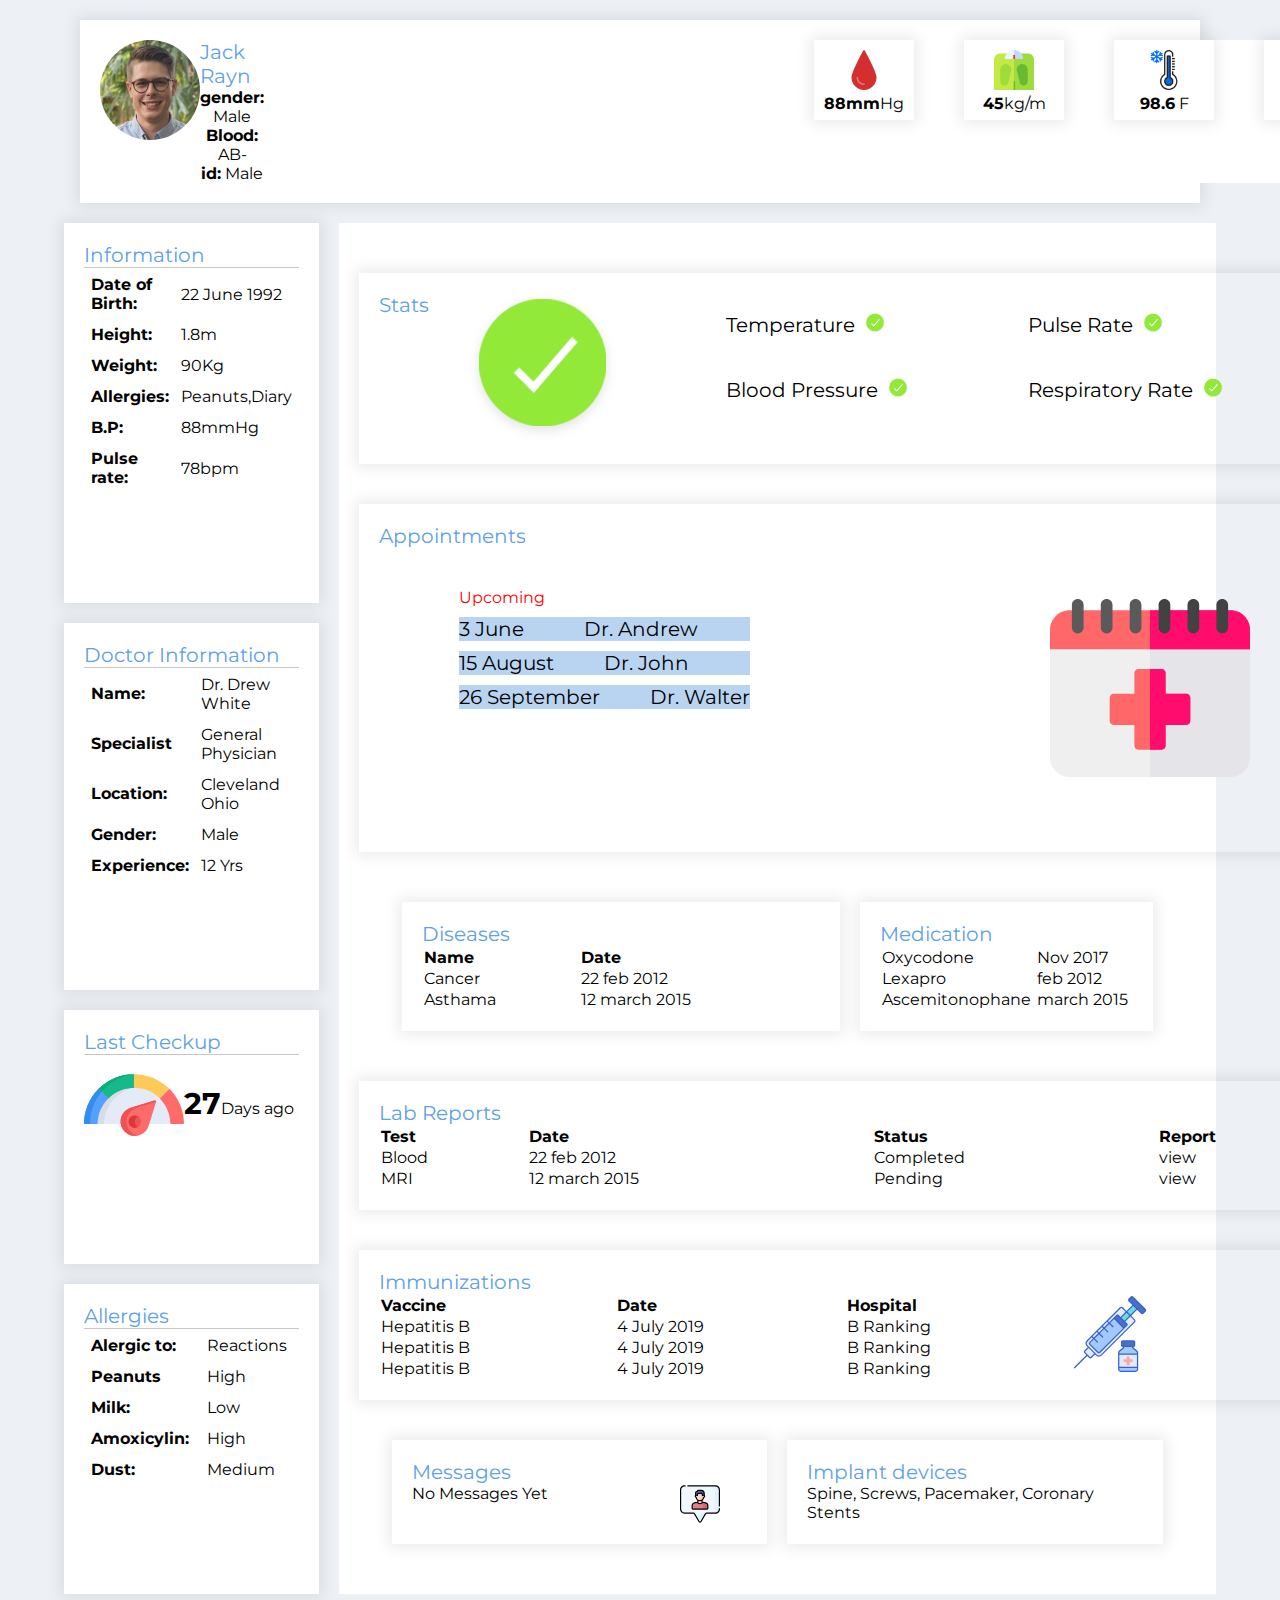
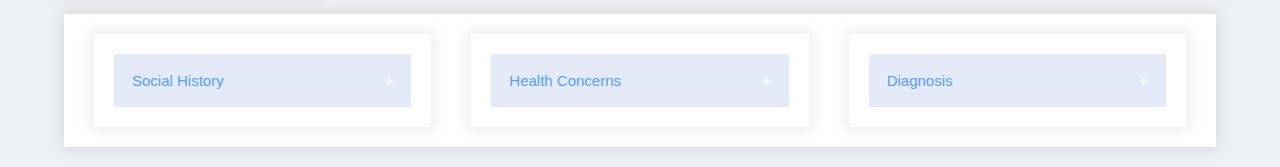
<file: index.html>
<!DOCTYPE html>
<html lang="en">
    <head>
        <meta charset="UTF-8" />
        <meta name="viewport" content="width=device-width, initial-scale=1.0" />
        <link rel="stylesheet" href="./assets/css/style.css" />
        <title>Health Report</title>
    </head>
    <div class="header">
        <div class="display">
            <img src="./assets/utils/random_user.jpg" alt="" />
        </div>


        <div class="info">
                    <div>
                        <p class="name">Jack Rayn</p>
                    </div>
                    <div>
                        <p><span>gender:</span> Male</p>
                    </div>
                    <div>
                        <p><span> Blood:</span> AB-</p>
                    </div>
                    <div>
                        <p><span>id:</span> Male</p>
                    </div>
        </div>


        <div class="container">
                        <div class="general">
                            <div class="icons">
                                <img src="./assets/utils/blood.svg" alt="" />
                            </div>
                            <div><span>88mm</span>Hg</div>
                        </div>

                        <div class="general">
                            <div class="icons">
                                <img src="./assets/utils/bmi (1).png" alt="" />
                            </div>
                            <div><span>45</span>kg/m</div>
                        </div>

                        <div class="general">
                            <div class="icons">
                                <img src="./assets/utils/celsius.png" alt="" />
                            </div>
                            <div><span>98.6</span> F</div>
                        </div>

                        <div class="general">
                            <div class="icons">
                                <img src="./assets/utils/lung.png" alt="" />
                            </div>
                            <div><span>16</span>bmp</div>
                        </div>
        </div>
    </div>

    <div class="main grid">
        <div class="information">
            <div class="name underline">Information</div>
            <table id='table-information'>
                <tr>
                    <td>
                    <span>Date of Birth: </span>
                    </td>
                    <td>
                        22 June 1992
                    </td>
                </tr>
                <tr>
                    <td><span>Height:</span></td>
                    <td>1.8m</td>
                </tr>
                <tr>
                    <td><span>Weight:</span></td>
                    <td>90Kg</td>
                </tr>
                <tr>
                    <td><span>Allergies:</span></td>
                    <td>Peanuts,Diary</td>
                </tr>
                <tr>
                    <td><span>B.P:</span></td>
                    <td>88mmHg</td>
                </tr>
                <tr>
                    <td><span>Pulse rate:</span></td>
                    <td>78bpm</td>
                </tr>
            </table>

        </div>
        <div class="doc-info">
            <div class="name underline"> Doctor Information</div>
            <table id='table-doc'>
                <tr>
                    <td><span>Name:</span></td>
                    <td>Dr. Drew White</td>
                </tr>
                <tr>
                    <td><span>Specialist</span></td>
                    <td>General Physician</td>
                </tr>
                <tr>
                    <td><span>Location:</span></td>
                    <td>Cleveland Ohio</td>
                </tr>
                <tr>
                    <td><span>Gender:</span></td>
                    <td>Male</td>
                </tr>
                <tr>
                    <td><span>Experience:</span></td>
                    <td>12 Yrs</td>
                </tr>
            </table>

        </div>
        <div class="last-checkup">
            <div class="name underline">Last Checkup</div>
            <div class="event">
                <img src="./assets/utils/time-and-date.svg" alt="">
                <div class="text"><span>27</span>Days ago</div>
            </div>
        </div>
        <div class="allergies">
            <div class="name underline">Allergies</div>
            <table id='table-allergies'>
                <tr>
                    <td><span>Alergic to:</span></td>
                    <td>Reactions</td>
                </tr>
                <tr>
                    <td><span>Peanuts</span></td>
                    <td>High</td>
                </tr>
                <tr>
                    <td><span>Milk:</span></td>
                    <td>Low</td>
                </tr>
                <tr>
                    <td><span>Amoxicylin:</span></td>
                    <td>High</td>
                </tr>
                <tr>
                    <td><span>Dust:</span></td>
                    <td>Medium</td>
                </tr>
            </table>

        </div>
        <div class="main-content">
            <div class="check-stats">
                <div class="name">Stats</div>
                <div>
                    <img src="./assets/utils/Green Tick.png" id="tick" alt="">
                </div>
                <div class="stats-col">
                    <div class="stats-row">
                        <div>Temperature</div>
                        <div><img src="./assets/utils/Green Tick.png" alt=""></div>
                    </div>
                    <div class="stats-row">
                        <div>Blood Pressure</div>
                        <div><img src="./assets/utils/Green Tick.png" alt=""></div>
                    </div>
                </div>
                <div class="stats-col">
                    <div class="stats-row">
                        <div>Pulse Rate</div>
                        <div><img src="./assets/utils/Green Tick.png" alt=""></div>
                    </div>
                    <div class="stats-row">
                        <div>Respiratory Rate</div>
                        <div><img src="./assets/utils/Green Tick.png" alt=""></div>
                    </div>
                </div>
            </div>
            <div class="appointments">
                <div class="name">Appointments</div>
                <div class="upcoming">
                    <div>
                        <div class="danger">Upcoming</div>
                        <div class="blue-back">3 June&nbsp;&nbsp;&nbsp;&nbsp;&nbsp;&nbsp;&nbsp;&nbsp;&nbsp;&nbsp;&nbsp;&nbsp;Dr. Andrew</div>
                        <div class="blue-back">15 August&nbsp;&nbsp;&nbsp;&nbsp;&nbsp;&nbsp;&nbsp;&nbsp;&nbsp;&nbsp;Dr. John</div>
                        <div class="blue-back">26 September&nbsp;&nbsp;&nbsp;&nbsp;&nbsp;&nbsp;&nbsp;&nbsp;&nbsp;&nbsp;Dr. Walter</div>
                    </div>
                    <div><img src="./assets/utils/date.svg" alt=""></div>
                </div>
            </div>
            <div class="dis-med">
                <div class="diseases">
                    <div class="name">Diseases</div>
                    <table id='table-diseases'>
                        <tr>
                            <th>Name</th>
                            <th>Date</th>
                        </tr>
                        <tr>
                            <td>Cancer</td>
                            <td>22 feb 2012</td>
                        </tr>
                        <tr>
                            <td>Asthama</td>
                            <td>12 march 2015</td>
                        </tr>
                    </table>
                </div>
                <div class="medication">
                    <div class="name">Medication</div>
                    <table id='table-medication'>
                        <tr>
                            <td>Oxycodone</td>
                            <td>Nov 2017</td>
                        </tr>
                        <tr>
                            <td>Lexapro</td>
                            <td>feb 2012</td>
                        </tr>
                        <tr>
                            <td>Ascemitonophane</td>
                            <td>march 2015</td>
                        </tr>
                    </table>
                </div>
            </div>
            <div class="reports">
                <div class="name">Lab Reports</div>
                <table id='report-table'> 
                    <tr>
                        <th>Test</th>
                        <th>Date</th>
                        <th>Status</th>
                        <th>Report</th>
                    </tr>
                    <tr>
                        <td>Blood</td>
                        <td>22 feb 2012</td>
                        <td>Completed</td>
                        <td>view</td>
                    </tr>
                    <tr>
                        <td>MRI</td>
                        <td>12 march 2015</td>
                        <td>Pending</td>
                        <td>view</td>
                    </tr>
                </table>
               
            </div>
            <div class="immunizations">
                <div class="name">Immunizations</div>
                <div class="col">
                <table id='table-immunizations'>
                    <tr>
                        <th>Vaccine</th>
                        <th>Date</th>
                        <th>Hospital</th>
                    </tr>
                    <tr>
                        <td>Hepatitis B</td>
                        <td>4 July 2019</td>
                        <td>B Ranking</td>
                    </tr>
                    <tr>
                        <td>Hepatitis B</td>
                        <td>4 July 2019</td>
                        <td>B Ranking</td>
                    </tr>
                    <tr>
                        <td>Hepatitis B</td>
                        <td>4 July 2019</td>
                        <td>B Ranking</td>
                    </tr>

                </table>
                <div class="syringe">
                    <img src="./assets/utils/vial.svg" alt="">
                </div>
            </div>
                </div>

          
            <div class="msg-dev">
                <div class="messages">
                    <div class="name">Messages</div>
                    <div class="msg-content">
                        <p>No Messages Yet</p>
                        <img src="./assets/utils/communications.svg" alt="">
                    </div>
                </div>
                <div class="devices">
                    <div class="name">Implant devices</div>
                    <div class="devices-content">
                        <p>Spine, Screws, Pacemaker, Coronary Stents</p>
                    </div>
                </div>
            </div>
        </div>

    </div>
    <!--Footer-->
     <div class="footer grid">
      <div class="card">
        <button class="collapsible">Social History</button>

        <div class="content">
          <div class="card-content">
            <div class="card-para">
              <p class="card-heading">Tobaco Use</p>
              <div class="card-desc">
                <p class="desc">
                  <span class="danger">-Cigar Smoker</span>
                </p>
                <p>
                  <span class="left-margin">
                    Effective Date 05/05/20
                  </span>
                </p>
              </div>
            </div>
            <div class="card-para">
              <p class="card-heading">Social History</p>
            </div>
            <div class="card-para">
              <p class="card-heading">Gender Identity</p>
            </div>
            <div class="card-para">
              <p class="card-heading">Nutrition History</p>
            </div>
          </div>
        </div>
      </div>

      <div class="card">
        <button class="collapsible">Health Concerns</button>
        <div class="content">
          <div class="card-content">
            <div class="card-para">
              <p class="card-heading">Major Events</p>
              <div class="card-desc">
                <p class="desc">
                  <span class="primary-color"> -Event One</span>
                </p>
                <p>
                  <span class="left-margin">
                    Effective Date 05/05/20
                  </span>
                </p>
              </div>
            </div>
            <div class="card-para">
              <p class="card-heading">Preventive Care</p>
            </div>
            <div class="card-para">
              <p class="card-heading">Ongoing Medical Problems</p>
            </div>
            <div class="card-para">
              <p class="card-heading">Development History</p>
            </div>
          </div>
        </div>
      </div>

      <div class="card">
        <button class="collapsible">Diagnosis</button>
        <div class="content">
          <div class="card-content">
            <div class="card-para">
              <p class="card-heading">Acute</p>
              <div class="card-desc last first">
                <p class="desc">
                  <span class="primary-color"> -Event One</span>
                </p>
                <p>
                  <span class="left-margin">
                    Effective Date 05/05/20
                  </span>
                </p>
              </div>
              <div class="card-desc last second">
                <p class="desc">
                  <span class="primary-color"> -Event One </span>
                </p>
                <p>
                  <span class="left-margin">
                    Effective Date 05/05/20
                  </span>
                </p>
              </div>
            </div>
            <div class="card-para">
              <p class="card-heading">Nutrition History</p>
            </div>
          </div>
        </div>
      </div>
    </div>
    
    <!-- JS, Popper.js, and jQuery -->
    <script
        src="https://code.jquery.com/jquery-3.5.1.slim.min.js"
        integrity="sha384-DfXdz2htPH0lsSSs5nCTpuj/zy4C+OGpamoFVy38MVBnE+IbbVYUew+OrCXaRkfj"
        crossorigin="anonymous"
        ></script>
    <script
        src="https://cdn.jsdelivr.net/npm/popper.js@1.16.0/dist/umd/popper.min.js"
        integrity="sha384-Q6E9RHvbIyZFJoft+2mJbHaEWldlvI9IOYy5n3zV9zzTtmI3UksdQRVvoxMfooAo"
        crossorigin="anonymous"
        ></script>
    <script
        src="https://stackpath.bootstrapcdn.com/bootstrap/4.5.0/js/bootstrap.min.js"
        integrity="sha384-OgVRvuATP1z7JjHLkuOU7Xw704+h835Lr+6QL9UvYjZE3Ipu6Tp75j7Bh/kR0JKI"
        crossorigin="anonymous"
        ></script>

        <script>
            var coll = document.getElementsByClassName("collapsible");
            var i;
      
            for (i = 0; i < coll.length; i++) {
              coll[i].addEventListener("click", function () {
                this.classList.toggle("active");
                var content = this.nextElementSibling;
                if (content.style.maxHeight) {
                  content.style.maxHeight = null;
                } else {
                  content.style.maxHeight = content.scrollHeight + "px";
                }
              });
            }
          </script>
    </body>
</html>
</file>
<file: assets/css/style.css>
@import url("https://fonts.googleapis.com/css2?family=Montserrat:wght@400;600&display=swap");

* {
  margin: 0;
  padding: 0;
  box-sizing: border-box;
}

.blue-back {
  background-color: #b9d4f0;
  margin-top: 10px;
  font-size: 20px;
}
.danger {
  color: red;
}
.left-margin {
  margin-left: 20px;
}
.primary-color {
  color: #5da1e8;
}
body {
  background-color: #edf0f5;
  font-family: "Montserrat", sans-serif;
}
.display img {
  border-radius: 50%;
}
.container {
  background-color: white;
  display: flex;
  box-sizing: border-box;
  padding-left: 500px;
  margin-right: 10px;
}
.text {
  margin-top: 30px;
}
.text span {
  font-size: 30px;
}
.display img {
  height: 100px;
  width: 100px;
}
.icons img {
  height: 40px;
  width: 40px;
}
#tick {
  margin-left: 40px;
}
.event img {
  height: 100px;
  width: 100px;
}
body {
  font-size: 16px;
  text-align: center;
  background-color: #edf0f5;
}
.check-stats {
  display: flex;
  box-shadow: 10px 10px 10px rgba(204, 196, 196, 0.87);
  margin-bottom: 10px;
}
.stats-col {
  display: flex;
  flex-direction: column;
  margin-left: 300px;
}
.stats-row {
  display: flex;
  margin: 20px 10px;
  font-size: 20px;
}
.stats-row img {
  height: 20px;
  width: 20px;
  margin-left: 10px;
}
.grid {
  display: grid;
  grid-template-columns: repeat(6, 1fr);
  grid-gap: 20px;
}
.name {
  color: rgb(93, 161, 232);
  font-size: 20px;
  text-align: left;
}
.header p {
  background-color: white;
  margin: 0;
}
.info {
  background-color: white;
  display: flex;
  flex-direction: column;
}

.header {
  box-sizing: border-box;
  background-color: white;
  margin: 20px 80px;
  padding: 20px;
  box-shadow: 0px 0px 14px 4px rgba(0, 0, 0, 0.08);
  display: flex;
}
span {
  font-weight: 700;
}

.general {
  background-color: white;

  padding: 10px;
  height: 80px;
  width: 100px;
  box-shadow: 0px 0px 14px 4px rgba(0, 0, 0, 0.08);
  margin-left: 50px;
  display: flex;
  flex-direction: column;
}
/* Middle Content And Side Nav Bar*/
.main {
  width: 90%;
  margin: 10px auto;
}
.information {
  background-color: #ffffff;
  box-shadow: 0px 0px 14px 4px rgba(0, 0, 0, 0.08);
}
.last-checkup {
  display: flex;
  flex-direction: column;
}
.stats-col {
  display: flex;
  flex-direction: column;
  margin-left: 100px;
}
.event {
  display: flex;
}
.underline {
  border-bottom: 1px solid rgba(0, 0, 0, 0.219);
}
.information,
.doc-info,
.last-checkup,
.allergies {
  text-align: left;
  grid-column: 1;
  background-color: #ffffff;
  padding: 20px;
  box-shadow: 0px 0px 14px 4px rgba(0, 0, 0, 0.08);
}
#table-information,
#table-doc,
#table-allergies {
  width: 100%;
}
#table-information td,
#table-doc td,
#table-allergies td {
  padding: 5px;
}
.align-left {
  text-align: left;
}

.main-content {
  grid-row: 1/5;
  grid-column: 2/7;
  background-color: #ffffff;
  width: 100%;
  padding: 10px;
}
.check-stats,
.appointments,
.reports,
.immunizations {
  text-align: left;
  width: 1000px;
  margin: 40px 10px;
  padding: 20px;
  box-shadow: 0px 0px 14px 4px rgba(0, 0, 0, 0.08);
}
.dis-med {
  display: flex;
  flex-direction: row;
}

.appointments {
  display: flex;
  flex-direction: column;
  box-shadow: 0px 0px 14px 4px rgba(0, 0, 0, 0.08);
}
.upcoming {
  display: flex;
  margin: 40px 80px;
}
.upcoming img {
  height: 200px;
  width: 200px;
  margin-left: 300px;
  margin-top: 0px;
}
.dis-med {
  display: flex;
  flex-direction: row;
  width: 90%;
  margin: 40px auto;
}
.diseases {
  width: 60%;
  text-align: left;
  box-shadow: 0px 0px 14px 4px rgba(0, 0, 0, 0.08);
  margin: 10px;
  padding: 20px;
}
.medication {
  width: 40%;
  text-align: left;
  box-shadow: 0px 0px 14px 4px rgba(0, 0, 0, 0.08);
  margin: 10px;
  padding: 20px;
}
#table-diseases {
  width: 100%;
}
#table-diseases tr {
  margin: 10px auto;
  padding: 10px auto;
  border-bottom: 1px solid #333333;
}
#table-medication {
  width: 100%;
}
#table-medication tr {
  margin: 10px auto;
  padding: 10px auto;
}
#report-table {
  width: 100%;
}
#report-table tr {
  margin: 10px auto;
  padding: 10px auto;
}
.col {
  display: flex;
  flex-direction: row;
  width: 90%;
}
#table-immunizations {
  width: 80%;
}
#table-immunizations tr {
  margin: 10px auto;
  padding: 10px auto;
}
.syringe img {
  max-width: 80px;
}
.msg-dev {
  display: flex;
  flex-direction: row;
  width: 90%;
  margin: 40px auto;
  text-align: left;
}
.messages {
  width: 50%;
  box-shadow: 0px 0px 14px 4px rgba(0, 0, 0, 0.08);
  margin-right: 10px;
  padding: 20px;
}
.msg-content {
  display: flex;
  flex-direction: row;
  width: 100%;
}
.msg-content p {
  width: 80%;
}
.msg-content img {
  max-width: 40px;
}
.devices {
  width: 50%;
  box-shadow: 0px 0px 14px 4px rgba(0, 0, 0, 0.08);
  margin-left: 10px;
  padding: 20px;
}
/*Footer */

.footer {
  text-align: left;
  width: 90%;
  margin: 20px auto;
  padding: 20px;
  background-color: #ffffff;
  box-shadow: 0px 0px 14px 4px rgba(0, 0, 0, 0.08);
}

.footer .card {
  padding: 20px;
  margin: auto 10px;
  grid-column: span 2;
  box-shadow: 0px 0px 14px 4px rgba(0, 0, 0, 0.08);
}

.card .card-heading {
  padding: 10px;
  margin: 1px;
  background-color: rgb(225, 247, 247);
}
.card-head {
  margin: 5px;
}
.card-para {
  color: black;
  padding: 1px;
}

.card-desc {
  padding: 10px;
}

.last .first {
  margin-bottom: 1000px;
  padding: 20px;
}

.collapsible {
  background-color: #e4eaf8;
  color: #54a0ff;
  cursor: pointer;
  padding: 18px;
  width: 100%;
  border: none;
  text-align: left;
  outline: none;
  font-size: 15px;
}

.active,
.collapsible:hover {
  background-color: #777;
}

.collapsible:after {
  content: "\002B";
  color: white;
  font-weight: bold;
  float: right;
  margin-left: 5px;
}

.active:after {
  content: "\2212";
}

.content {
  padding: 0 18px;
  max-height: 0;
  overflow: hidden;
  transition: max-height 0.2s ease-out;
  background-color: #f1f1f1;
}

@media only screen and (max-height: 736px) {
  .container {
    background-color: white;
    display: flex;
    box-sizing: border-box;
    padding: 20px 20px 0px 200px;
  }
  .info {
    box-sizing: border-box;
    background-color: white;
    display: flex;
    flex-direction: column;
    font-size: 20px;
  }

  .header {
    box-sizing: border-box;
    background-color: white;
    margin: 20px 20px;
    padding: 0px;
    box-shadow: 0px 0px 14px 4px rgba(0, 0, 0, 0.08);
    display: flex;
  }
  .main-content {
    grid-row: 1/5;
    grid-column: 2/7;
    background-color: #ffffff;
    width: 750px;
    padding: 10px;
  }
  .check-stats,
  .appointments,
  .reports,
  .immunizations {
    text-align: left;
    width: 700px;
    margin: 40px 10px;
    padding: 20px;
    box-shadow: 0px 0px 14px 4px rgba(0, 0, 0, 0.08);
    font-size: 20px;
  }
  .stats-col {
    display: flex;
    flex-direction: column;
    margin-left: 20px;
  }
  .upcoming img {
    height: 200px;
    width: 200px;
    margin-left: 50px;
    margin-top: 0px;
  }

  .dis-med {
    display: flex;
    flex-direction: row;
    width: 90%;
    margin: 40px auto;
    font-size: 20px;
  }
  .medication {
    width: 80%;
    text-align: left;
    box-shadow: 0px 0px 14px 4px rgba(0, 0, 0, 0.08);
    margin: 10px;
    padding: 20px;
  }
  .msg-dev {
    display: flex;
    flex-direction: row;
    width: 90%;
    margin: 40px auto;
    text-align: left;
    font-size: 20px;
  }
  .footer {
    text-align: left;
    width: 1000px;
    margin: 20px auto;
    padding: 20px;
    background-color: #ffffff;
    box-shadow: 0px 0px 14px 4px rgba(0, 0, 0, 0.08);
  }
}

/* @media only screen and (max-width: 1024px) {
  .container {
    background-color: white;
    display: flex;
    box-sizing: border-box;
    padding-left: 0px;
    margin-right: 0;
  }
  .info {
    box-sizing: border-box;
    background-color: white;
    display: flex;
    flex-direction: column;
    font-size: 20px;
    width: 50px;
    height: 50px;
  }

  .header {
    box-sizing: border-box;
    background-color: white;
    margin: 20px 20px;
    box-shadow: 0px 0px 14px 4px rgba(0, 0, 0, 0.08);
    display: flex;
    padding: 0;
    font-size: 15px;
  }
  .main-content {
    grid-row: 1/5;
    grid-column: 2/7;
    background-color: #ffffff;
    width: 750px;
    padding: 10px;
  }
  .check-stats,
  .appointments,
  .reports,
  .immunizations {
    text-align: left;
    width: 700px;
    margin: 40px 10px;
    padding: 20px;
    box-shadow: 0px 0px 14px 4px rgba(0, 0, 0, 0.08);
    font-size: 20px;
  }
  .stats-col {
    display: flex;
    flex-direction: column;
    margin-left: 20px;
  }
  .upcoming img {
    height: 200px;
    width: 200px;
    margin-left: 50px;
    margin-top: 0px;
  }

  .dis-med {
    display: flex;
    flex-direction: row;
    width: 90%;
    margin: 40px auto;
    font-size: 20px;
  }
  .medication {
    width: 80%;
    text-align: left;
    box-shadow: 0px 0px 14px 4px rgba(0, 0, 0, 0.08);
    margin: 10px;
    padding: 20px;
  }
  .msg-dev {
    display: flex;
    flex-direction: row;
    width: 90%;
    margin: 40px auto;
    text-align: left;
    font-size: 20px;
  }
  .footer {
    text-align: left;
    width: 1000px;
    margin: 20px auto;
    padding: 20px;
    background-color: #ffffff;
    box-shadow: 0px 0px 14px 4px rgba(0, 0, 0, 0.08);
  }
} */
</file>
